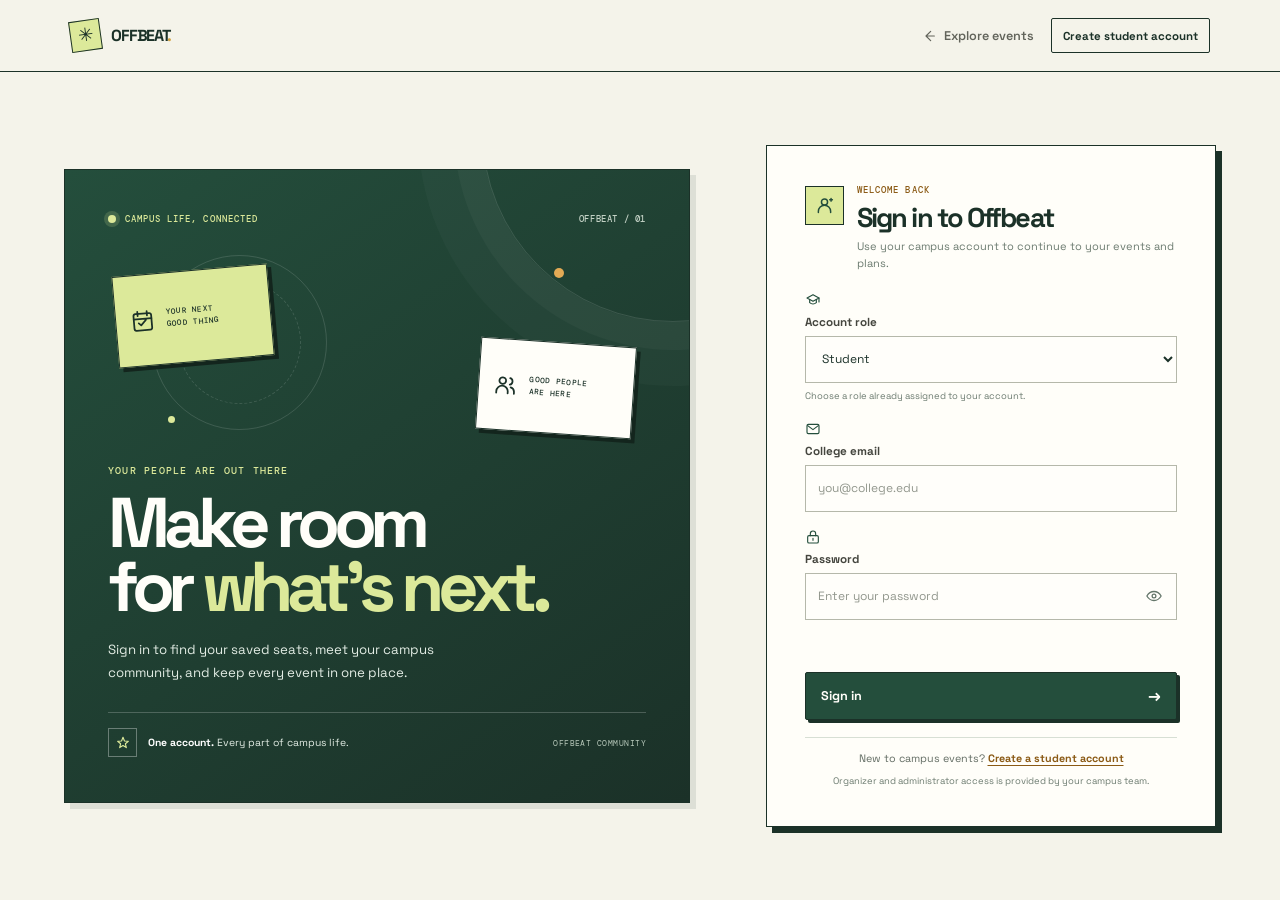
<file: frontend/login.html>
<!doctype html>
<html lang="en">
<head>
  <meta charset="utf-8">
  <meta name="viewport" content="width=device-width, initial-scale=1">
  <meta name="theme-color" content="#f4f3ea">
  <title>Sign in · Offbeat</title>
  <link rel="stylesheet" href="css/styles.css">
</head>
<body class="auth-page auth-login-page">
  <header class="site-header auth-header">
    <a class="brand" href="/events" aria-label="Offbeat home">
      <span class="brand-mark" aria-hidden="true">✳</span>
      <span class="brand-name">OFFBEAT<span class="brand-period">.</span></span>
    </a>
    <nav class="auth-header-nav" aria-label="Account navigation">
      <a class="nav-link" href="/events">
        <svg viewBox="0 0 24 24" aria-hidden="true"><path d="M14.5 5 7.5 12l7 7M8 12h12"/></svg>
        Explore events
      </a>
      <a class="button button-outline button-small" href="/register">Create student account</a>
    </nav>
  </header>
  <main class="auth-layout">
    <section class="auth-story" aria-labelledby="loginStoryHeading">
      <div class="auth-story-top">
        <p class="auth-story-kicker"><span class="auth-story-pulse"></span> CAMPUS LIFE, CONNECTED</p>
        <span class="auth-story-number">OFFBEAT / 01</span>
      </div>
      <div class="auth-story-content">
        <div class="auth-story-art" aria-hidden="true">
          <div class="auth-art-orbit auth-art-orbit-one"></div>
          <div class="auth-art-orbit auth-art-orbit-two"></div>
          <div class="auth-art-card auth-art-calendar">
            <svg viewBox="0 0 24 24"><rect x="3.5" y="5" width="17" height="16" rx="2"/><path d="M7.5 3v4M16.5 3v4M3.5 10h17M8 14l2.2 2.2 5-5"/></svg>
            <span>YOUR NEXT<br>GOOD THING</span>
          </div>
          <div class="auth-art-card auth-art-people">
            <svg viewBox="0 0 24 24"><circle cx="9" cy="8" r="3.2"/><path d="M3.5 20v-1.6a5.5 5.5 0 0 1 11 0V20M16 5.2a3.2 3.2 0 0 1 0 6.2M17 14a4.6 4.6 0 0 1 3.5 4.4V20"/></svg>
            <span>GOOD PEOPLE<br>ARE HERE</span>
          </div>
          <div class="auth-art-dot auth-art-dot-one"></div>
          <div class="auth-art-dot auth-art-dot-two"></div>
        </div>
        <p class="eyebrow auth-story-eyebrow">YOUR PEOPLE ARE OUT THERE</p>
        <h1 id="loginStoryHeading">Make room<br>for <span>what’s next.</span></h1>
        <p class="auth-story-description">Sign in to find your saved seats, meet your campus community, and keep every event in one place.</p>
      </div>
      <div class="auth-story-footer">
        <span class="auth-footer-icon" aria-hidden="true">
          <svg viewBox="0 0 24 24"><path d="M12 3.5 14.2 9l5.8.4-4.4 3.8 1.4 5.7-5-3.1-5 3.1 1.4-5.7L4 9.4 9.8 9 12 3.5Z"/></svg>
        </span>
        <span><strong>One account.</strong> Every part of campus life.</span>
        <span class="auth-story-footer-mark">OFFBEAT COMMUNITY</span>
      </div>
    </section>
    <form class="auth-card" id="loginForm">
      <div class="auth-heading">
        <span class="auth-heading-icon" aria-hidden="true">
          <svg viewBox="0 0 24 24"><circle cx="12" cy="8" r="3.5"/><path d="M5 20v-1.4a7 7 0 0 1 14 0V20M18 5.5h3M19.5 4v3"/></svg>
        </span>
        <p class="eyebrow">WELCOME BACK</p>
        <h2>Sign in to Offbeat</h2>
        <p>Use your campus account to continue to your events and plans.</p>
      </div>
      <div class="auth-field">
        <label class="auth-label" for="loginRole">
          <svg viewBox="0 0 24 24" aria-hidden="true"><path d="m3 9 9-5 9 5-9 5-9-5Z"/><path d="M7 11.2V16c2.8 2.4 7.2 2.4 10 0v-4.8M21 9v6"/></svg>
          Account role
        </label>
        <select name="loginRole" id="loginRole" class="auth-select" aria-describedby="loginRoleHint">
          <option value="ROLE_STUDENT">Student</option>
          <option value="ROLE_ORGANIZER">Event organizer</option>
          <option value="ROLE_ADMIN">Administrator</option>
        </select>
        <span class="auth-hint" id="loginRoleHint">Choose a role already assigned to your account.</span>
      </div>
      <div class="auth-field">
        <label class="auth-label" for="loginEmail">
          <svg viewBox="0 0 24 24" aria-hidden="true"><rect x="3" y="5" width="18" height="14" rx="2"/><path d="m4 7 8 6 8-6"/></svg>
          College email
        </label>
        <span class="auth-input-wrap">
          <input id="loginEmail" name="email" type="email" autocomplete="email" placeholder="you@college.edu" required>
        </span>
      </div>
      <div class="auth-field">
        <label class="auth-label" for="loginPassword">
          <svg viewBox="0 0 24 24" aria-hidden="true"><rect x="4" y="10" width="16" height="11" rx="2"/><path d="M8 10V7a4 4 0 1 1 8 0v3M12 14v3"/></svg>
          Password
        </label>
        <span class="auth-input-wrap auth-password-wrap">
          <input id="loginPassword" name="password" type="password" autocomplete="current-password" placeholder="Enter your password" required>
          <button class="auth-password-toggle" type="button" data-password-toggle aria-label="Show password" aria-pressed="false" aria-controls="loginPassword">
            <svg viewBox="0 0 24 24" aria-hidden="true"><path d="M2.5 12s3.4-6 9.5-6 9.5 6 9.5 6-3.4 6-9.5 6-9.5-6-9.5-6Z"/><circle cx="12" cy="12" r="2.5"/></svg>
          </button>
        </span>
      </div>
      <p class="form-message" id="message" role="alert" aria-live="polite"></p>
      <button class="button button-primary auth-submit" type="submit"><span>Sign in</span><span class="auth-submit-arrow" aria-hidden="true">→</span></button>
      <div class="auth-form-footer">
        <p class="auth-switch">New to campus events? <a href="/register">Create a student account</a></p>
        <p class="auth-access-note">Organizer and administrator access is provided by your campus team.</p>
      </div>
    </form>
  </main>
  <script src="js/config.js"></script>
  <script src="js/session.js"></script>
  <script src="js/auth.js"></script>
</body>
</html>
</file>
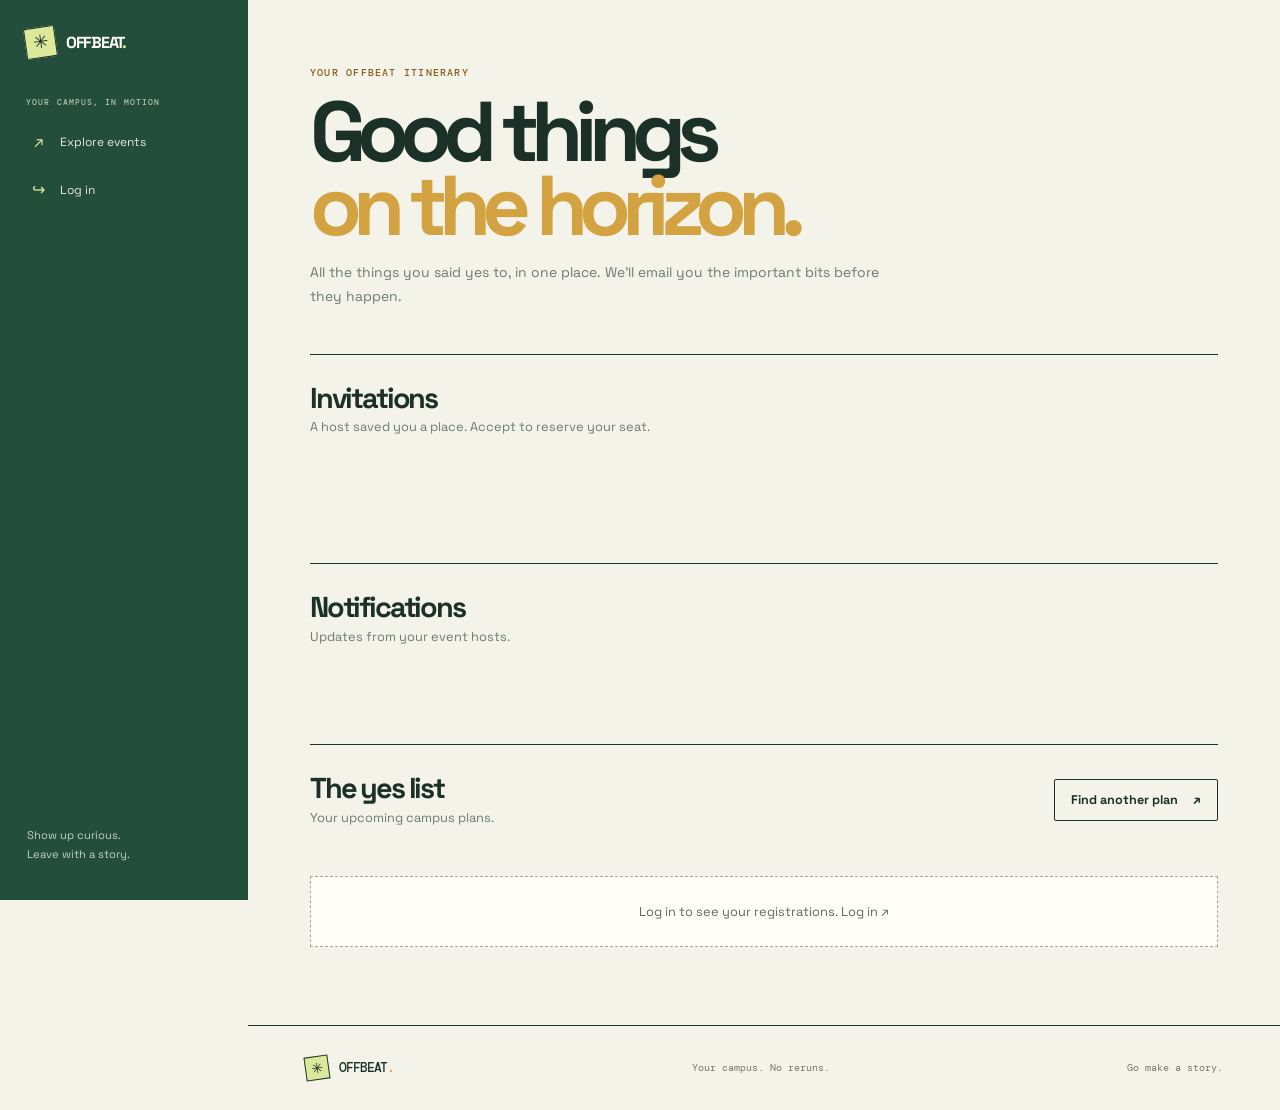
<file: frontend/my-events.html>
<!doctype html>
<html lang="en">
<head>
  <meta charset="utf-8">
  <meta name="viewport" content="width=device-width, initial-scale=1">
  <title>My plans · Offbeat</title>
  <link rel="stylesheet" href="css/styles.css">
</head>
<body class="dashboard-page">
  <div class="dashboard-shell">
    <aside class="app-sidebar" id="dashboardSidebar" aria-label="Main sidebar">
      <a class="brand sidebar-brand" href="/events"><span class="brand-mark" aria-hidden="true">✳</span><span class="brand-name">OFFBEAT<span class="brand-period">.</span></span></a>
      <p class="sidebar-caption">YOUR CAMPUS, IN MOTION</p>
      <nav class="sidebar-nav" aria-label="Main navigation">
        <a class="sidebar-link" id="sidebarDashboardLink" href="/dashboard" hidden><span aria-hidden="true">▦</span>Dashboard</a>
        <a class="sidebar-link" id="sidebarEventsLink" href="/events#events"><span aria-hidden="true">↗</span>Explore events</a>
        <a class="sidebar-link active" id="sidebarPlansLink" href="/my-events" aria-current="page"><span aria-hidden="true">▤</span>My plans</a>
        <a class="sidebar-link" id="sidebarHostLink" href="/organizer" hidden><span aria-hidden="true">✳</span>Host desk</a>
        <a class="sidebar-link" id="adminStudentsLink" href="/admin/students" hidden><span aria-hidden="true">♙</span>Student directory</a>
        <a class="sidebar-link" id="sidebarLoginLink" href="/login"><span aria-hidden="true">↪</span>Log in</a>
      </nav>
      <div class="sidebar-bottom">
        <p class="sidebar-footnote">Show up curious.<br>Leave with a story.</p>
        <button class="sidebar-logout" id="logout" type="button" hidden><span aria-hidden="true">↪</span>Log out</button>
      </div>
    </aside>
    <button class="sidebar-backdrop" id="sidebarBackdrop" type="button" aria-label="Close navigation" hidden></button>
    <div class="dashboard-workspace">
      <header class="dashboard-topbar">
        <button class="sidebar-toggle" id="sidebarToggle" type="button" aria-label="Open navigation" aria-expanded="false"><span></span><span></span><span></span></button>
        <div class="dashboard-notification-wrap" data-notification-center hidden>
          <button class="notification-toggle" type="button" aria-expanded="false" aria-label="Open notifications"><svg viewBox="0 0 24 24" aria-hidden="true"><path d="M18 9a6 6 0 0 0-12 0c0 7-3 7-3 9h18c0-2-3-2-3-9M10 21h4"/></svg><span class="notification-count" hidden></span></button>
          <section class="dashboard-notifications" aria-label="Notifications" hidden><div class="notification-panel-heading"><div><p class="eyebrow">YOUR OFFBEAT INBOX</p><h2>Notifications</h2></div><button class="notification-refresh" type="button" aria-label="Refresh notifications">↻</button></div><p class="status-message notification-panel-message" role="status" aria-live="polite"></p><div class="notification-panel-section"><h3>INVITATIONS</h3><div class="dashboard-invitation-list"></div></div><div class="notification-panel-section"><h3>UPDATES</h3><div class="dashboard-notification-list"></div></div></section>
        </div>
        <div class="profile-menu-wrap" id="profileMenuWrap" hidden>
          <button class="topbar-profile" id="profileMenuToggle" type="button" aria-expanded="false" aria-controls="profileMenu" aria-label="Open profile details">
            <span class="profile-avatar" id="profileAvatar" aria-hidden="true">O</span><span class="profile-details"><strong id="profileName">Your profile</strong><span id="profileEmail"></span></span><span class="profile-role-chip" id="profileRole"></span><span class="profile-chevron" aria-hidden="true"></span>
          </button>
          <section class="profile-menu" id="profileMenu" aria-label="Profile details" hidden>
            <p class="profile-menu-heading">ACCOUNT DETAILS</p><div class="profile-menu-person"><span class="profile-avatar" id="profileMenuAvatar" aria-hidden="true">O</span><strong id="profileMenuName">Your profile</strong></div><div class="profile-menu-field"><span>Email</span><strong id="profileMenuEmail"></strong></div><div class="profile-menu-field"><span>Active role</span><strong id="profileMenuRole"></strong></div><button class="profile-menu-logout" id="profileLogout" type="button"><span aria-hidden="true">↪</span>Log out</button>
          </section>
        </div>
      </header>
  <main class="dashboard-wrap">
    <section class="page-intro"><p class="eyebrow">YOUR OFFBEAT ITINERARY</p><h1>Good things<br><span>on the horizon.</span></h1><p>All the things you said yes to, in one place. We’ll email you the important bits before they happen.</p></section>
    <section class="registration-section">
      <div class="section-heading compact"><div><h2>Invitations</h2><p class="section-subtitle">A host saved you a place. Accept to reserve your seat.</p></div></div>
      <p class="status-message" id="invitationMessage" role="status" aria-live="polite"></p>
      <div id="invitations" class="registration-list" aria-live="polite"></div>
    </section>
    <section class="registration-section">
      <div class="section-heading compact"><div><h2>Notifications</h2><p class="section-subtitle">Updates from your event hosts.</p></div></div>
      <div id="studentNotifications" class="notification-list" aria-live="polite"></div>
    </section>
    <section class="registration-section"><div class="section-heading compact"><div><h2>The yes list</h2><p class="section-subtitle">Your upcoming campus plans.</p></div><a class="button button-outline" href="/events#events">Find another plan <span aria-hidden="true">↗</span></a></div><p class="status-message" id="message" role="status" aria-live="polite"></p><div id="registrations" class="registration-list" aria-live="polite"></div></section>
  </main>
  <footer class="site-footer"><a class="brand footer-brand" href="/events"><span class="brand-mark" aria-hidden="true">✳</span><span class="brand-name">OFFBEAT<span class="brand-period">.</span></span></a><p>Your campus. No reruns.</p><span>Go make a story.</span></footer>
    </div>
  </div>
  <script src="js/config.js"></script>
  <script src="js/session.js"></script>
  <script src="js/app-shell.js"></script>
  <script src="js/notifications.js"></script>
  <script src="js/app.js"></script>
</body>
</html>
</file>
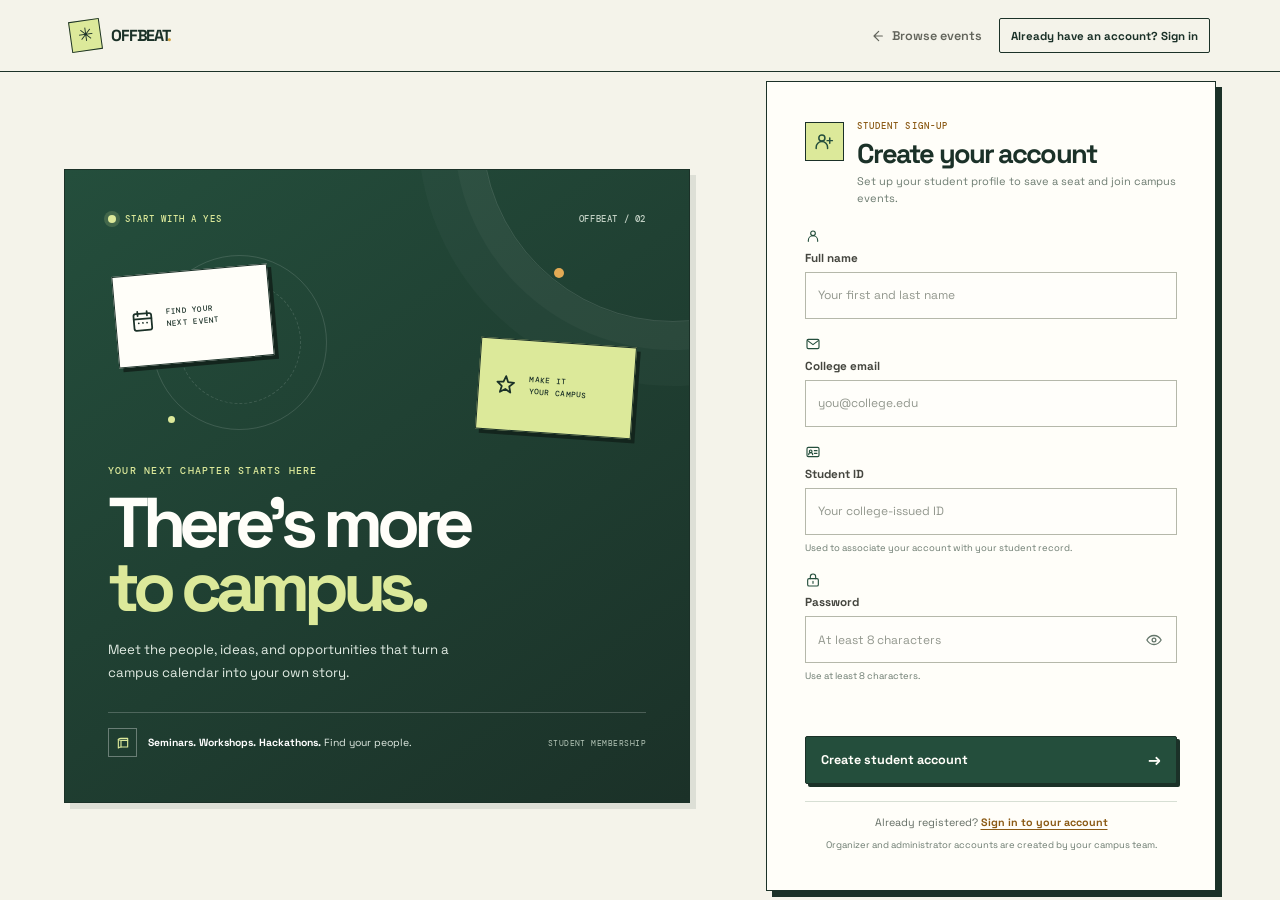
<file: frontend/register.html>
<!doctype html>
<html lang="en">
<head>
  <meta charset="utf-8">
  <meta name="viewport" content="width=device-width, initial-scale=1">
  <meta name="theme-color" content="#f4f3ea">
  <title>Create a student account · Offbeat</title>
  <link rel="stylesheet" href="css/styles.css">
</head>
<body class="auth-page auth-register-page">
  <header class="site-header auth-header">
    <a class="brand" href="/events" aria-label="Offbeat home">
      <span class="brand-mark" aria-hidden="true">✳</span>
      <span class="brand-name">OFFBEAT<span class="brand-period">.</span></span>
    </a>
    <nav class="auth-header-nav" aria-label="Account navigation">
      <a class="nav-link" href="/events">
        <svg viewBox="0 0 24 24" aria-hidden="true"><path d="M14.5 5 7.5 12l7 7M8 12h12"/></svg>
        Browse events
      </a>
      <a class="button button-outline button-small" href="/login">Already have an account? Sign in</a>
    </nav>
  </header>
  <main class="auth-layout">
    <section class="auth-story" aria-labelledby="registerStoryHeading">
      <div class="auth-story-top">
        <p class="auth-story-kicker"><span class="auth-story-pulse"></span> START WITH A YES</p>
        <span class="auth-story-number">OFFBEAT / 02</span>
      </div>
      <div class="auth-story-content">
        <div class="auth-story-art auth-story-art-register" aria-hidden="true">
          <div class="auth-art-orbit auth-art-orbit-one"></div>
          <div class="auth-art-orbit auth-art-orbit-two"></div>
          <div class="auth-art-card auth-art-calendar">
            <svg viewBox="0 0 24 24"><rect x="3.5" y="5" width="17" height="16" rx="2"/><path d="M7.5 3v4M16.5 3v4M3.5 10h17M8 14h.01M12 14h.01M16 14h.01"/></svg>
            <span>FIND YOUR<br>NEXT EVENT</span>
          </div>
          <div class="auth-art-card auth-art-people">
            <svg viewBox="0 0 24 24"><path d="M12 3.5 14.2 9l5.8.4-4.4 3.8 1.4 5.7-5-3.1-5 3.1 1.4-5.7L4 9.4 9.8 9 12 3.5Z"/></svg>
            <span>MAKE IT<br>YOUR CAMPUS</span>
          </div>
          <div class="auth-art-dot auth-art-dot-one"></div>
          <div class="auth-art-dot auth-art-dot-two"></div>
        </div>
        <p class="eyebrow auth-story-eyebrow">YOUR NEXT CHAPTER STARTS HERE</p>
        <h1 id="registerStoryHeading">There’s more<br><span>to campus.</span></h1>
        <p class="auth-story-description">Meet the people, ideas, and opportunities that turn a campus calendar into your own story.</p>
      </div>
      <div class="auth-story-footer">
        <span class="auth-footer-icon" aria-hidden="true">
          <svg viewBox="0 0 24 24"><path d="M5 19.5c1.2-1.1 2.5-1.5 4-1.5h10V5H9c-1.5 0-2.8.4-4 1.5v13Z"/><path d="M5 6.5c1.2 1.1 2.5 1.5 4 1.5h10M9 8v10"/></svg>
        </span>
        <span><strong>Seminars. Workshops. Hackathons.</strong> Find your people.</span>
        <span class="auth-story-footer-mark">STUDENT MEMBERSHIP</span>
      </div>
    </section>
    <form class="auth-card" id="registerForm">
      <div class="auth-heading">
        <span class="auth-heading-icon" aria-hidden="true">
          <svg viewBox="0 0 24 24"><circle cx="9" cy="8" r="3.5"/><path d="M2.5 20v-1.4a6.5 6.5 0 0 1 13 0V20M18 8v6M15 11h6"/></svg>
        </span>
        <p class="eyebrow">STUDENT SIGN-UP</p>
        <h2>Create your account</h2>
        <p>Set up your student profile to save a seat and join campus events.</p>
      </div>
      <div class="auth-field">
        <label class="auth-label" for="registerName">
          <svg viewBox="0 0 24 24" aria-hidden="true"><circle cx="12" cy="8" r="3.5"/><path d="M5 20v-1.4a7 7 0 0 1 14 0V20"/></svg>
          Full name
        </label>
        <span class="auth-input-wrap">
          <input id="registerName" name="fullName" autocomplete="name" placeholder="Your first and last name" maxlength="150" required>
        </span>
      </div>
      <div class="auth-field">
        <label class="auth-label" for="registerEmail">
          <svg viewBox="0 0 24 24" aria-hidden="true"><rect x="3" y="5" width="18" height="14" rx="2"/><path d="m4 7 8 6 8-6"/></svg>
          College email
        </label>
        <span class="auth-input-wrap">
          <input id="registerEmail" name="email" type="email" autocomplete="email" placeholder="you@college.edu" required>
        </span>
      </div>
      <div class="auth-field">
        <label class="auth-label" for="registerStudentNumber">
          <svg viewBox="0 0 24 24" aria-hidden="true"><rect x="3" y="5" width="18" height="14" rx="2"/><circle cx="8.5" cy="11" r="2"/><path d="M5.5 16a3 3 0 0 1 6 0M14 10h4M14 14h4"/></svg>
          Student ID
        </label>
        <span class="auth-input-wrap">
          <input id="registerStudentNumber" name="studentNumber" autocomplete="off" placeholder="Your college-issued ID" maxlength="40" required aria-describedby="studentIdHint">
        </span>
        <span class="auth-hint" id="studentIdHint">Used to associate your account with your student record.</span>
      </div>
      <div class="auth-field">
        <label class="auth-label" for="registerPassword">
          <svg viewBox="0 0 24 24" aria-hidden="true"><rect x="4" y="10" width="16" height="11" rx="2"/><path d="M8 10V7a4 4 0 1 1 8 0v3M12 14v3"/></svg>
          Password
        </label>
        <span class="auth-input-wrap auth-password-wrap">
          <input id="registerPassword" name="password" type="password" autocomplete="new-password" placeholder="At least 8 characters" minlength="8" maxlength="72" required aria-describedby="passwordHint">
          <button class="auth-password-toggle" type="button" data-password-toggle aria-label="Show password" aria-pressed="false" aria-controls="registerPassword">
            <svg viewBox="0 0 24 24" aria-hidden="true"><path d="M2.5 12s3.4-6 9.5-6 9.5 6 9.5 6-3.4 6-9.5 6-9.5-6-9.5-6Z"/><circle cx="12" cy="12" r="2.5"/></svg>
          </button>
        </span>
        <span class="auth-hint" id="passwordHint">Use at least 8 characters.</span>
      </div>
      <p class="form-message" id="message" role="alert" aria-live="polite"></p>
      <button class="button button-primary auth-submit" type="submit"><span>Create student account</span><span class="auth-submit-arrow" aria-hidden="true">→</span></button>
      <div class="auth-form-footer">
        <p class="auth-switch">Already registered? <a href="/login">Sign in to your account</a></p>
        <p class="auth-access-note">Organizer and administrator accounts are created by your campus team.</p>
      </div>
    </form>
  </main>
  <script src="js/config.js"></script>
  <script src="js/session.js"></script>
  <script src="js/auth.js"></script>
</body>
</html>
</file>
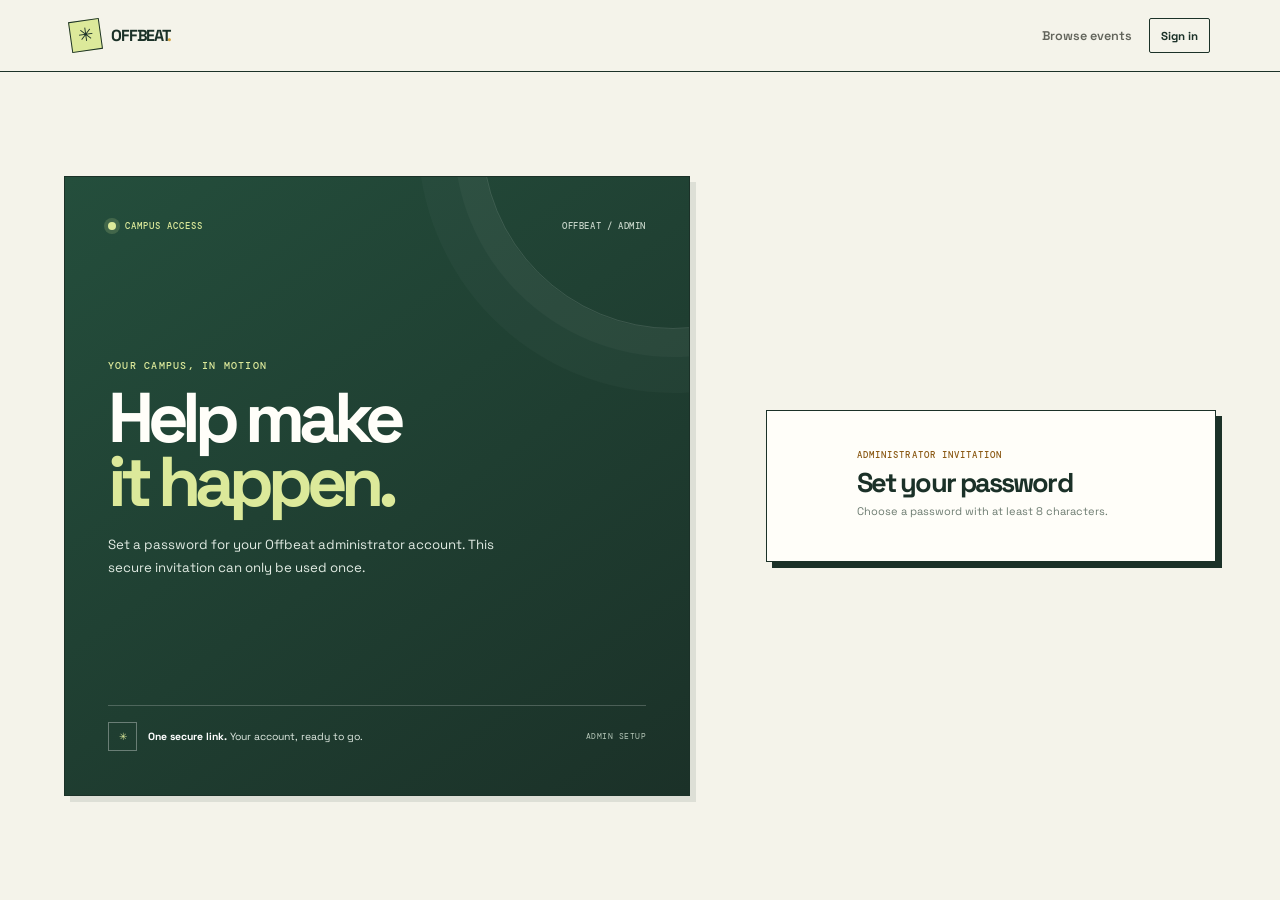
<file: frontend/set-password.html>
<!doctype html>
<html lang="en">
<head>
  <meta charset="utf-8">
  <meta name="viewport" content="width=device-width, initial-scale=1">
  <meta name="theme-color" content="#f4f3ea">
  <title>Set administrator password · Offbeat</title>
  <link rel="stylesheet" href="css/styles.css">
</head>
<body class="auth-page auth-verify-page">
  <header class="site-header auth-header">
    <a class="brand" href="/events" aria-label="Offbeat home">
      <span class="brand-mark" aria-hidden="true">✳</span>
      <span class="brand-name">OFFBEAT<span class="brand-period">.</span></span>
    </a>
    <nav class="auth-header-nav" aria-label="Account navigation">
      <a class="nav-link" href="/events">Browse events</a>
      <a class="button button-outline button-small" href="/login">Sign in</a>
    </nav>
  </header>
  <main class="auth-layout">
    <section class="auth-story" aria-labelledby="setupStoryHeading">
      <div class="auth-story-top">
        <p class="auth-story-kicker"><span class="auth-story-pulse"></span> CAMPUS ACCESS</p>
        <span class="auth-story-number">OFFBEAT / ADMIN</span>
      </div>
      <div class="auth-story-content">
        <p class="eyebrow auth-story-eyebrow">YOUR CAMPUS, IN MOTION</p>
        <h1 id="setupStoryHeading">Help make<br><span>it happen.</span></h1>
        <p class="auth-story-description">Set a password for your Offbeat administrator account. This secure invitation can only be used once.</p>
      </div>
      <div class="auth-story-footer">
        <span class="auth-footer-icon" aria-hidden="true">✳</span>
        <span><strong>One secure link.</strong> Your account, ready to go.</span>
        <span class="auth-story-footer-mark">ADMIN SETUP</span>
      </div>
    </section>
    <section class="auth-card" aria-labelledby="setupHeading">
      <div class="auth-heading">
        <p class="eyebrow">ADMINISTRATOR INVITATION</p>
        <h2 id="setupHeading">Set your password</h2>
        <p>Choose a password with at least 8 characters.</p>
      </div>
      <form id="adminSetupForm">
        <div class="auth-field">
          <label class="auth-label" for="adminPassword">New password</label>
          <span class="auth-input-wrap">
            <input id="adminPassword" type="password" autocomplete="new-password" minlength="8" maxlength="72" required>
          </span>
        </div>
        <div class="auth-field">
          <label class="auth-label" for="adminPasswordConfirm">Confirm password</label>
          <span class="auth-input-wrap">
            <input id="adminPasswordConfirm" type="password" autocomplete="new-password" minlength="8" maxlength="72" required>
          </span>
        </div>
        <p class="form-message" id="adminSetupMessage" role="status" aria-live="polite"></p>
        <button class="button button-primary auth-submit" type="submit">Save password <span aria-hidden="true">→</span></button>
      </form>
      <p class="auth-switch" id="adminSetupSuccess" hidden>Your administrator account is ready. <a href="/login">Sign in now</a></p>
    </section>
  </main>
  <script src="js/config.js"></script>
  <script src="js/admin-invitation.js"></script>
</body>
</html>
</file>
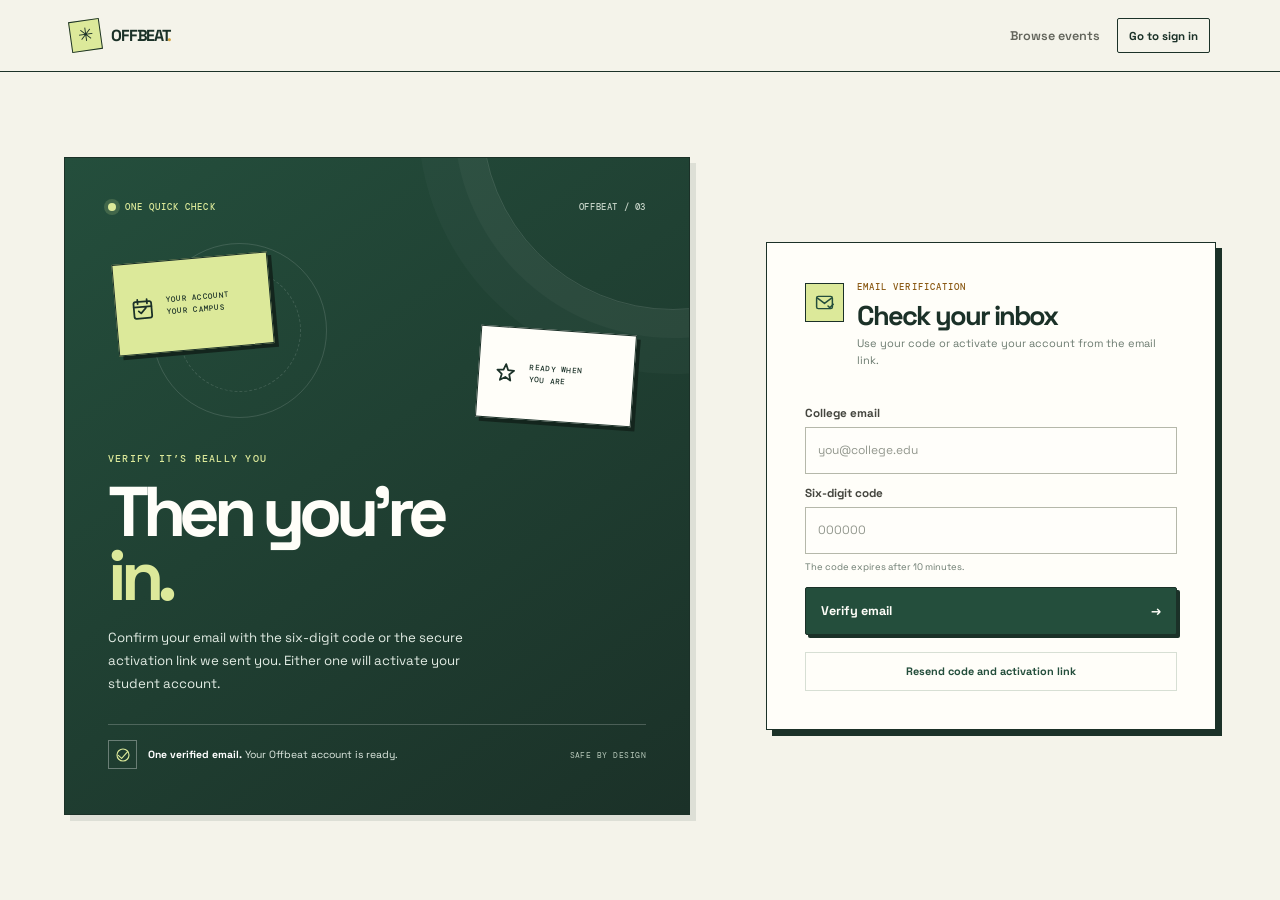
<file: frontend/verify-email.html>
<!doctype html>
<html lang="en">
<head>
  <meta charset="utf-8">
  <meta name="viewport" content="width=device-width, initial-scale=1">
  <meta name="theme-color" content="#f4f3ea">
  <title>Verify your email · Offbeat</title>
  <link rel="stylesheet" href="css/styles.css">
</head>
<body class="auth-page auth-verify-page">
  <header class="site-header auth-header">
    <a class="brand" href="/events" aria-label="Offbeat home">
      <span class="brand-mark" aria-hidden="true">✳</span>
      <span class="brand-name">OFFBEAT<span class="brand-period">.</span></span>
    </a>
    <nav class="auth-header-nav" aria-label="Account navigation">
      <a class="nav-link" href="/events">Browse events</a>
      <a class="button button-outline button-small" href="/login">Go to sign in</a>
    </nav>
  </header>
  <main class="auth-layout">
    <section class="auth-story" aria-labelledby="verifyStoryHeading">
      <div class="auth-story-top">
        <p class="auth-story-kicker"><span class="auth-story-pulse"></span> ONE QUICK CHECK</p>
        <span class="auth-story-number">OFFBEAT / 03</span>
      </div>
      <div class="auth-story-content">
        <div class="auth-story-art" aria-hidden="true">
          <div class="auth-art-orbit auth-art-orbit-one"></div>
          <div class="auth-art-orbit auth-art-orbit-two"></div>
          <div class="auth-art-card auth-art-calendar">
            <svg viewBox="0 0 24 24"><rect x="3.5" y="5" width="17" height="16" rx="2"/><path d="M7.5 3v4M16.5 3v4M3.5 10h17M8 14l2.2 2.2 5-5"/></svg>
            <span>YOUR ACCOUNT<br>YOUR CAMPUS</span>
          </div>
          <div class="auth-art-card auth-art-people">
            <svg viewBox="0 0 24 24"><path d="m12 3.5 2.2 5.5 5.8.4-4.4 3.8 1.4 5.7-5-3.1-5 3.1 1.4-5.7L4 9.4 9.8 9 12 3.5Z"/></svg>
            <span>READY WHEN<br>YOU ARE</span>
          </div>
        </div>
        <p class="eyebrow auth-story-eyebrow">VERIFY IT’S REALLY YOU</p>
        <h1 id="verifyStoryHeading">Then you’re<br><span>in.</span></h1>
        <p class="auth-story-description">Confirm your email with the six-digit code or the secure activation link we sent you. Either one will activate your student account.</p>
      </div>
      <div class="auth-story-footer">
        <span class="auth-footer-icon" aria-hidden="true">
          <svg viewBox="0 0 24 24"><path d="M5 12.5 10 17l9-10"/><circle cx="12" cy="12" r="9"/></svg>
        </span>
        <span><strong>One verified email.</strong> Your Offbeat account is ready.</span>
        <span class="auth-story-footer-mark">SAFE BY DESIGN</span>
      </div>
    </section>
    <section class="auth-card verification-card" aria-labelledby="verificationHeading">
      <div class="auth-heading">
        <span class="auth-heading-icon" aria-hidden="true">
          <svg viewBox="0 0 24 24"><rect x="3" y="5" width="18" height="14" rx="2"/><path d="m4 7 8 6 8-6M16 16l2 2 4-4"/></svg>
        </span>
        <p class="eyebrow">EMAIL VERIFICATION</p>
        <h2 id="verificationHeading">Check your inbox</h2>
        <p>Use your code or activate your account from the email link.</p>
      </div>
      <p class="form-message verification-message" id="verificationMessage" role="status" aria-live="polite"></p>
      <div class="verification-link" id="activationLinkSection" hidden>
        <p class="auth-hint">A secure activation link is ready for this account.</p>
        <button class="button button-primary auth-submit" id="activateLinkButton" type="button">Activate account <span aria-hidden="true">→</span></button>
      </div>
      <form id="otpForm" class="verification-form">
        <div class="auth-field">
          <label class="auth-label" for="verificationEmail">College email</label>
          <span class="auth-input-wrap">
            <input id="verificationEmail" type="email" autocomplete="email" placeholder="you@college.edu" required>
          </span>
        </div>
        <div class="auth-field">
          <label class="auth-label" for="verificationOtp">Six-digit code</label>
          <span class="auth-input-wrap">
            <input id="verificationOtp" type="text" inputmode="numeric" autocomplete="one-time-code" pattern="[0-9]{6}" maxlength="6" placeholder="000000" required>
          </span>
          <span class="auth-hint">The code expires after 10 minutes.</span>
        </div>
        <button class="button button-primary auth-submit" type="submit">Verify email <span aria-hidden="true">→</span></button>
      </form>
      <button class="verification-resend" id="resendVerification" type="button">Resend code and activation link</button>
      <p class="auth-switch verification-success" id="verificationSuccess" hidden>Email verified. <a href="/login">Sign in to your account</a></p>
    </section>
  </main>
  <script src="js/config.js"></script>
  <script src="js/session.js"></script>
  <script src="js/email-verification.js"></script>
</body>
</html>
</file>
<file: frontend/css/styles.css>
@import url('https://fonts.googleapis.com/css2?family=DM+Mono:wght@400;500&family=Space+Grotesk:wght@400;500;600;700&display=swap');

:root {
  font-family: "Space Grotesk", sans-serif;
  color: #1b3128;
  background: #f4f3ea;
  font-synthesis: none;
  text-rendering: optimizeLegibility;
  --paper: #f4f3ea;
  --card: #fffef9;
  --ink: #1b3128;
  --muted: #6c7b70;
  --line: #d7dfd4;
  --orange: #d3a342;
  --orange-dark: #8b5a15;
  --blue: #244e3c;
  --yellow: #dce99a;
  --mono: "DM Mono", monospace;
}

* { box-sizing: border-box; }
html { scroll-behavior: smooth; }
body { margin: 0; min-width: 320px; }
a { color: inherit; text-decoration: none; }
button, input, select, textarea { font: inherit; }
button { cursor: pointer; }
[hidden] { display: none !important; }
h1, h2, h3, p { margin-top: 0; }

.site-header {
  min-height: 76px;
  padding: 0 max(calc((100vw - 1200px) / 2), 5.5%);
  display: flex;
  align-items: center;
  justify-content: space-between;
  gap: 20px;
  background: var(--paper);
  border-bottom: 1px solid var(--ink);
  position: sticky;
  top: 0;
  z-index: 5;
}
.brand { display: inline-flex; align-items: center; gap: 10px; flex-shrink: 0; }
.brand-mark {
  width: 31px;
  height: 31px;
  display: grid;
  place-items: center;
  color: var(--ink);
  background: var(--yellow);
  border: 1px solid var(--ink);
  font-size: 1.15rem;
  line-height: 1;
  transform: rotate(-8deg);
}
.brand-name { font-size: 1rem; font-weight: 700; letter-spacing: -.08em; }
.brand-period { color: var(--orange); }
.main-nav { display: flex; align-items: center; gap: 25px; }
.nav-link {
  color: #62645b;
  font-size: .79rem;
  font-weight: 600;
  transition: color .18s;
}
.nav-link:hover, .nav-link.active { color: var(--orange-dark); }
.button {
  min-height: 42px;
  display: inline-flex;
  align-items: center;
  justify-content: center;
  gap: 15px;
  padding: 11px 16px;
  border: 1px solid var(--ink);
  border-radius: 2px;
  font-size: .79rem;
  font-weight: 700;
  transition: transform .18s, background .18s, color .18s;
}
.button:hover { transform: translate(-2px, -2px); }
.button:disabled { opacity: .56; cursor: not-allowed; transform: none; }
.button-primary { background: var(--blue); color: #fffef9; box-shadow: 3px 3px 0 var(--ink); }
.button-primary:hover { background: #183a2c; }
.button-outline { background: transparent; color: var(--ink); }
.button-outline:hover { background: var(--yellow); }
.button-quiet { border-color: transparent; background: transparent; color: var(--ink); }
.button-quiet:hover { background: var(--yellow); }
.button-small { min-height: 35px; padding: 8px 11px; font-size: .72rem; }

.hero {
  width: min(1200px, 89%);
  min-height: 585px;
  margin: 0 auto;
  padding: 69px 0 74px;
  display: grid;
  grid-template-columns: 1.03fr .97fr;
  align-items: center;
  gap: 4%;
}
.hero-copy { padding: 0 0 0 3%; }
.eyebrow {
  margin-bottom: 16px;
  color: var(--orange-dark);
  font: 500 .64rem/1.5 var(--mono);
  letter-spacing: .12em;
}
.eyebrow-dot { width: 8px; height: 8px; display: inline-block; margin: 0 8px 0 0; background: var(--orange); }
.hero h1, .auth-story h1, .page-intro h1 {
  margin: 0 0 23px;
  font-size: clamp(3.8rem, 7.4vw, 6.4rem);
  font-weight: 700;
  line-height: .87;
  letter-spacing: -.105em;
}
.hero h1 span { color: var(--orange-dark); }
.hero-description {
  max-width: 440px;
  margin-bottom: 28px;
  color: var(--muted);
  font-size: .94rem;
  line-height: 1.8;
}
.hero-cta { min-height: 49px; padding: 13px 18px; }
.hero-note { display: flex; align-items: center; gap: 10px; margin-top: 34px; color: #6f7067; font-size: .72rem; }
.hero-note-star { color: var(--blue); font-size: 1.3rem; }

.hero-art {
  min-height: 420px;
  position: relative;
  overflow: hidden;
  display: grid;
  place-items: center;
  background: #e7ecdf;
  border: 1px solid var(--ink);
}
.hero-art::before {
  content: "";
  width: 430px;
  height: 430px;
  position: absolute;
  top: -225px;
  right: -205px;
  border: 1px solid #20231e50;
  border-radius: 50%;
}
.hero-art::after {
  content: "";
  width: 310px;
  height: 310px;
  position: absolute;
  bottom: -218px;
  left: -137px;
  border: 1px solid #20231e50;
  border-radius: 50%;
}
.poster {
  width: 220px;
  height: 282px;
  position: absolute;
  display: flex;
  flex-direction: column;
  justify-content: space-between;
  padding: 19px;
  border: 1px solid var(--ink);
  box-shadow: 5px 5px 0 var(--ink);
}
.poster-yellow { z-index: 1; left: 13%; top: 14%; background: var(--yellow); transform: rotate(-9deg); }
.poster-blue { z-index: 2; right: 12%; bottom: 12%; color: #fffdf7; background: var(--blue); transform: rotate(7deg); }
.poster-index, .poster-foot { font: 500 .53rem var(--mono); letter-spacing: .08em; }
.poster b { font-size: 2.25rem; line-height: .88; letter-spacing: -.1em; }
.poster b i { color: var(--orange-dark); font-style: normal; }
.poster-blue b { font-size: 2.45rem; }
.poster-blue b i { color: var(--yellow); font-style: normal; }
.poster-star { position: absolute; right: 17px; bottom: 45px; color: var(--orange); font-size: 2rem; }
.hero-sticker {
  position: absolute;
  z-index: 3;
  right: 5%;
  top: 8%;
  width: 91px;
  height: 91px;
  display: flex;
  flex-direction: column;
  align-items: center;
  justify-content: center;
  border: 1px solid var(--ink);
  border-radius: 50%;
  background: var(--orange);
  color: var(--ink);
  font: 500 .56rem/1.1 var(--mono);
  text-align: center;
  transform: rotate(10deg);
}
.hero-sticker b { font-size: 1rem; }
.hero-doodle { position: absolute; z-index: 4; color: var(--ink); font-size: 1.8rem; }
.doodle-one { top: 11%; left: 42%; color: var(--orange); }
.doodle-two { bottom: 12%; left: 8%; color: var(--blue); transform: rotate(-15deg); }
.art-caption {
  position: absolute;
  right: 13px;
  bottom: 13px;
  z-index: 4;
  display: flex;
  align-items: center;
  gap: 7px;
  color: #65655d;
  font: 500 .52rem var(--mono);
  letter-spacing: .06em;
}
.caption-line { width: 20px; height: 1px; background: var(--orange); }

.events-section { padding: 77px max(calc((100vw - 1200px) / 2), 5.5%) 92px; background: #e9eee5; border-top: 1px solid var(--ink); }
.section-heading { display: flex; align-items: end; justify-content: space-between; gap: 24px; margin-bottom: 25px; }
.section-heading h2, .auth-heading h2 {
  margin: 0 0 7px;
  font-size: clamp(1.9rem, 3.2vw, 2.75rem);
  line-height: 1;
  letter-spacing: -.08em;
}
.section-heading .eyebrow { margin-bottom: 10px; }
.section-subtitle { margin: 0; color: var(--muted); font-size: .8rem; }
.event-count { color: #66675f; font: 500 .68rem var(--mono); }
.toolbar { display: flex; align-items: center; gap: 9px; margin-bottom: 18px; }
.search-box {
  height: 43px;
  display: flex;
  align-items: center;
  gap: 9px;
  flex: 1;
  min-width: 130px;
  padding: 0 12px;
  border: 1px solid var(--ink);
  background: var(--card);
  color: var(--orange-dark);
}
.search-box > span { font-size: 1.15rem; }
.search-box input { width: 100%; border: 0; outline: 0; background: transparent; color: var(--ink); font-size: .77rem; }
.search-box input::placeholder { color: #96958a; }
.select-wrap select {
  height: 43px;
  padding: 0 30px 0 11px;
  border: 1px solid var(--ink);
  border-radius: 0;
  background: var(--card);
  color: #505148;
  font-size: .7rem;
  outline: 0;
}
.event-grid { display: grid; grid-template-columns: repeat(3, minmax(0, 1fr)); gap: 15px; }
.event-card {
  min-height: 283px;
  display: flex;
  flex-direction: column;
  padding: 18px 19px 15px;
  border: 1px solid var(--ink);
  background: var(--card);
  transition: transform .18s, box-shadow .18s;
}
.event-card:hover { transform: translate(-3px, -3px); box-shadow: 4px 4px 0 var(--ink); }
.event-topline { min-height: 25px; display: flex; align-items: center; justify-content: space-between; gap: 8px; }
.event-category { padding: 5px 8px; background: var(--yellow); color: var(--ink); font: 500 .61rem var(--mono); }
.event-deadline { color: #77776d; font: 400 .59rem var(--mono); }
.event-save { padding: 5px 7px; border: 1px solid transparent; background: transparent; color: var(--blue); font-size: .67rem; font-weight: 700; white-space: nowrap; }
.event-save:hover, .event-save[aria-pressed="true"] { border-color: var(--blue); background: #edf3e9; }
.event-card h3 { margin: 18px 0 8px; font-size: 1.3rem; line-height: 1.05; letter-spacing: -.07em; }
.event-description { margin: 0 0 14px; color: var(--muted); font-size: .75rem; line-height: 1.6; display: -webkit-box; -webkit-line-clamp: 3; -webkit-box-orient: vertical; overflow: hidden; }
.event-meta { display: grid; gap: 7px; margin-top: auto; padding-top: 7px; color: #55564f; font-size: .68rem; }
.meta-item { display: flex; align-items: center; gap: 8px; }
.meta-icon { width: 16px; color: var(--orange-dark); text-align: center; }
.event-footer { display: flex; align-items: center; justify-content: space-between; gap: 8px; margin-top: 14px; padding-top: 11px; border-top: 1px dashed #c9c4b8; }
.event-capacity { color: #77776d; font: 400 .59rem var(--mono); }
.event-footer .button { min-height: 34px; padding: 7px 10px; font-size: .65rem; }
.status-message { min-height: 18px; margin: 0 0 11px; color: #696a61; font-size: .78rem; }
.status-message.error, .form-message { color: #b43127; }
.empty-state { grid-column: 1 / -1; padding: 32px; border: 1px dashed #8b887c; background: var(--card); color: #66675f; font-size: .82rem; text-align: center; }

.dashboard-wrap { width: min(1060px, 88%); margin: 0 auto; }
.page-intro { padding: 65px 0 45px; }
.page-intro h1 { margin-bottom: 16px; font-size: clamp(3.4rem, 6.8vw, 5.3rem); }
.page-intro h1 span { color: var(--orange); }
.page-intro > p:last-child { max-width: 570px; margin: 0; color: var(--muted); font-size: .87rem; line-height: 1.75; }
.registration-section, .managed-events { padding: 29px 0 78px; border-top: 1px solid var(--ink); }
.section-heading.compact { align-items: center; margin-bottom: 21px; }
.section-heading.compact h2 { margin: 0 0 6px; font-size: 1.8rem; letter-spacing: -.075em; }
.section-heading.compact .eyebrow { margin-bottom: 8px; }
.registration-list, .organizer-event-list { display: grid; gap: 11px; }
.registration-card, .organizer-event-card {
  display: grid;
  grid-template-columns: minmax(0, 1fr) auto;
  align-items: center;
  gap: 18px;
  padding: 18px 20px;
  border: 1px solid var(--ink);
  background: var(--card);
}
.registration-details h3, .organizer-event-card h3 { margin: 0 0 7px; font-size: 1.13rem; letter-spacing: -.06em; }
.registration-meta { display: flex; flex-wrap: wrap; gap: 14px; color: #77776d; font: 400 .64rem var(--mono); }
.registration-actions { display: flex; align-items: center; gap: 11px; }
.status-pill { display: inline-flex; padding: 6px 9px; background: var(--yellow); color: var(--ink); font: 500 .6rem var(--mono); }
.status-pill.cancelled { background: #e4ddd4; color: #776a61; }
.status-pill.attended { background: #e3eedb; color: #244e3c; }
.status-pill.pending_approval { background: #f4e3bf; color: #72521f; }
.status-pill.rejected { background: #f4dfdc; color: #8c332b; }
.registration-actions .button { min-height: 32px; padding: 7px 9px; font-size: .65rem; }
.registration-empty { padding: 26px; border: 1px dashed #aaa598; background: var(--card); color: #66675f; font-size: .8rem; text-align: center; }
.notification-list { display: grid; gap: 9px; }
.notification-card { display: grid; grid-template-columns: minmax(0, 1fr) auto; align-items: center; gap: 4px 16px; padding: 14px 17px; border: 1px solid #d5d0c3; background: var(--card); }
.notification-card.unread { border-color: var(--ink); box-shadow: inset 3px 0 var(--orange); }
.notification-card strong { font-size: .82rem; }
.notification-card p { grid-column: 1; margin: 0; color: #66675f; font-size: .75rem; line-height: 1.5; }
.notification-card small { grid-column: 1; color: #77776d; font: 400 .59rem var(--mono); }
.notification-card .button { grid-column: 2; grid-row: 1 / span 3; }
.notification-card.error { color: #b43127; }
.invite-candidate-list { display: grid; max-height: 320px; overflow: auto; margin: 14px 0; border-top: 1px solid #d5d0c3; }
.invite-candidate { display: flex; align-items: center; gap: 12px; padding: 12px 4px; border-bottom: 1px solid #e1ddd2; }
.invite-candidate input { width: 18px; height: 18px; accent-color: var(--blue); }
.invite-candidate span { display: grid; gap: 3px; font-size: .77rem; }
.invite-candidate small { color: #77776d; font: 400 .6rem var(--mono); }

.dashboard-page { min-height: 100vh; background: var(--paper); }
.dashboard-shell { min-height: 100vh; }
.app-sidebar {
  position: fixed;
  inset: 0 auto 0 0;
  z-index: 50;
  width: 248px;
  display: flex;
  flex-direction: column;
  overflow-y: auto;
  overscroll-behavior: contain;
  padding: 27px 17px 18px;
  background: var(--blue);
  color: var(--card);
}
.sidebar-brand { margin: 0 0 39px 8px; color: var(--card); }
.sidebar-brand .brand-period { color: var(--yellow); }
.sidebar-caption { margin: 0 9px 12px; color: #b6c4b8; font: 500 .53rem var(--mono); letter-spacing: .13em; }
.sidebar-nav { display: grid; gap: 5px; }
.sidebar-link {
  min-height: 43px;
  display: flex;
  align-items: center;
  gap: 12px;
  padding: 0 11px;
  border: 1px solid transparent;
  color: #e4e9e1;
  font-size: .75rem;
  text-decoration: none;
  transition: background .18s ease, color .18s ease;
}
.sidebar-link > span { width: 19px; color: var(--yellow); font-size: 1rem; text-align: center; }
.sidebar-link:hover, .sidebar-link.active { border-color: #ffffff25; background: #ffffff12; color: #fff; }
.sidebar-link[hidden] { display: none; }
.sidebar-bottom { margin-top: auto; }
.sidebar-footnote { margin: 0 10px 19px; color: #c4cec4; font-size: .7rem; line-height: 1.65; }
.sidebar-logout {
  width: 100%;
  min-height: 44px;
  display: flex;
  align-items: center;
  gap: 12px;
  padding: 0 11px;
  border: 1px solid #ffffff3b;
  background: transparent;
  color: #fff;
  font: inherit;
  font-size: .75rem;
  text-align: left;
  cursor: pointer;
  transition: background .18s ease, color .18s ease;
}
.sidebar-logout span { width: 19px; color: var(--yellow); font-size: 1rem; text-align: center; }
.sidebar-logout:hover { background: var(--yellow); color: var(--ink); }
.sidebar-logout:hover span { color: var(--ink); }
.dashboard-workspace { min-height: 100vh; margin-left: 248px; }
.dashboard-topbar {
  min-height: 78px;
  position: sticky;
  top: 0;
  z-index: 10;
  display: flex;
  align-items: center;
  justify-content: flex-start;
  gap: 20px;
  padding: 0 clamp(24px, 4vw, 55px);
  border-bottom: 1px solid var(--line);
  background: #f4f3eaeF;
  backdrop-filter: blur(14px);
}
.guest-shell .dashboard-topbar { display: none; }
.topbar-context { display: grid; gap: 3px; }
.topbar-context span { color: var(--muted); font: 500 .5rem var(--mono); letter-spacing: .12em; }
.topbar-context strong { font-size: .92rem; letter-spacing: -.04em; }
.dashboard-notification-wrap { position: relative; margin-left: auto; }
.notification-toggle { width: 40px; height: 40px; position: relative; display: grid; place-items: center; border: 1px solid var(--line); background: transparent; color: var(--ink); cursor: pointer; }
.notification-toggle:hover, .notification-toggle[aria-expanded="true"] { background: var(--card); border-color: var(--ink); }
.notification-toggle svg { width: 19px; height: 19px; fill: none; stroke: currentColor; stroke-width: 1.6; stroke-linecap: round; stroke-linejoin: round; }
.notification-count { min-width: 17px; height: 17px; position: absolute; top: -5px; right: -5px; display: grid; place-items: center; padding: 0 4px; border: 1px solid var(--paper); border-radius: 20px; background: var(--orange); color: #fff; font: 600 .52rem var(--mono); }
.notification-count[hidden] { display: none; }
.dashboard-notifications { width: min(390px, calc(100vw - 28px)); max-height: min(580px, calc(100vh - 100px)); position: absolute; top: calc(100% + 12px); left: 50%; z-index: 31; display: flex; flex-direction: column; padding: 16px; border: 1px solid var(--ink); background: var(--card); box-shadow: 4px 4px 0 var(--ink); transform: translateX(-50%); }
.dashboard-notifications[hidden] { display: none; }
.notification-panel-heading { display: flex; align-items: flex-start; justify-content: space-between; gap: 12px; }
.notification-panel-heading .eyebrow { margin: 0 0 4px; font-size: .49rem; }
.notification-panel-heading h2 { margin: 0; font-size: 1.2rem; letter-spacing: -.05em; }
.notification-panel-heading button { width: 30px; height: 30px; border: 1px solid var(--line); background: transparent; color: var(--ink); font-size: 1.1rem; cursor: pointer; }
.notification-panel-message { margin: 8px 0 0; }
.notification-panel-section { min-height: 0; margin-top: 12px; }
.notification-panel-section h3 { margin: 0 0 7px; color: var(--muted); font: 500 .52rem var(--mono); letter-spacing: .1em; }
.dashboard-invitation-list, .dashboard-notification-list { display: grid; gap: 8px; max-height: 210px; overflow-y: auto; padding: 3px 3px 3px 0; }
.dashboard-notice { display: grid; gap: 6px; padding: 12px; border: 1px solid #d5d0c3; }
.dashboard-notice.unread { border-color: var(--ink); box-shadow: inset 3px 0 var(--orange); }
.dashboard-notice strong { font-size: .75rem; }
.dashboard-notice p { margin: 0; color: #66675f; font-size: .68rem; line-height: 1.45; }
.dashboard-notice small { color: #77776d; font: 400 .53rem var(--mono); }
.dashboard-notice-link { display: grid; gap: 6px; color: inherit; text-decoration: none; }
.dashboard-notice-link:hover strong { text-decoration: underline; text-underline-offset: 3px; }
.dashboard-notice > .button { justify-self: start; min-height: 29px; padding: 6px 8px; font-size: .58rem; }
.notification-empty { padding: 11px; border: 1px dashed #aaa598; color: #66675f; font-size: .66rem; }
.notification-empty.error { color: #b43127; }
.profile-menu-wrap { position: relative; margin-left: 0; }
.topbar-profile {
  display: flex;
  align-items: center;
  gap: 11px;
  min-width: 0;
  padding: 5px 8px;
  border: 1px solid transparent;
  background: transparent;
  color: var(--ink);
  font: inherit;
  text-align: left;
  cursor: pointer;
  transition: background .18s ease, border-color .18s ease;
}
.topbar-profile:hover, .topbar-profile[aria-expanded="true"] { border-color: var(--line); background: var(--card); }
.profile-avatar {
  width: 38px;
  height: 38px;
  flex: 0 0 38px;
  display: grid;
  place-items: center;
  border: 1px solid var(--ink);
  border-radius: 50%;
  background: var(--yellow);
  color: var(--ink);
  font-size: .78rem;
  font-weight: 700;
  text-transform: uppercase;
}
.profile-details { min-width: 0; display: grid; gap: 3px; }
.profile-details strong { overflow: hidden; color: var(--ink); font-size: .73rem; text-overflow: ellipsis; white-space: nowrap; }
.profile-details span { overflow: hidden; color: var(--muted); font-size: .61rem; text-overflow: ellipsis; white-space: nowrap; }
.profile-role-chip { padding: 6px 8px; background: #e5eadc; color: var(--blue); font: 500 .5rem var(--mono); text-transform: uppercase; }
.profile-chevron { width: 7px; height: 7px; margin-top: -4px; border-right: 1.5px solid var(--muted); border-bottom: 1.5px solid var(--muted); transform: rotate(45deg); transition: transform .18s ease, margin .18s ease; }
.topbar-profile[aria-expanded="true"] .profile-chevron { margin-top: 4px; transform: rotate(225deg); }
.profile-menu {
  width: min(300px, calc(100vw - 32px));
  position: absolute;
  top: calc(100% + 12px);
  right: 0;
  z-index: 30;
  padding: 17px;
  border: 1px solid var(--ink);
  background: var(--card);
  box-shadow: 4px 4px 0 var(--ink);
}
.profile-menu[hidden] { display: none; }
.profile-menu-heading { margin: 0 0 13px; color: var(--muted); font: 500 .53rem var(--mono); letter-spacing: .12em; }
.profile-menu-person { display: flex; align-items: center; gap: 11px; padding-bottom: 14px; border-bottom: 1px solid var(--line); }
.profile-menu-person strong { overflow-wrap: anywhere; font-size: .83rem; }
.profile-menu-field { display: grid; gap: 4px; padding-top: 12px; }
.profile-menu-field span { color: var(--muted); font: 500 .52rem var(--mono); letter-spacing: .08em; text-transform: uppercase; }
.profile-menu-field strong { overflow-wrap: anywhere; color: var(--ink); font-size: .7rem; font-weight: 500; }
.profile-menu-logout {
  width: 100%;
  min-height: 40px;
  display: flex;
  align-items: center;
  gap: 9px;
  margin-top: 15px;
  padding: 0 10px;
  border: 1px solid var(--ink);
  background: var(--blue);
  color: #fff;
  font: inherit;
  font-size: .7rem;
  text-align: left;
  cursor: pointer;
}
.profile-menu-logout span { color: var(--yellow); }
.profile-menu-logout:hover { background: var(--yellow); color: var(--ink); }
.profile-menu-logout:hover span { color: var(--ink); }
.sidebar-toggle { display: none; }
.dashboard-page.sidebar-open { overflow: hidden; }
.sidebar-backdrop { display: none; }
.dashboard-page .command-center { width: min(1220px, calc(100% - 88px)); }
.dashboard-hero {
  display: grid;
  grid-template-columns: minmax(0, 1fr) minmax(260px, .64fr);
  align-items: end;
  gap: 48px;
  padding: 55px 0 34px;
  border-bottom: 1px solid var(--ink);
}
.dashboard-hero h1 {
  margin: 0 0 17px;
  font-size: clamp(3.2rem, 6vw, 5.3rem);
  line-height: .9;
  letter-spacing: -.09em;
}
.dashboard-hero h1 span { color: var(--orange-dark); }
.dashboard-intro { max-width: 550px; margin: 0; color: var(--muted); font-size: .88rem; line-height: 1.7; }
.dashboard-hero-card {
  min-height: 145px;
  padding: 23px;
  position: relative;
  overflow: hidden;
  border: 1px solid var(--ink);
  background: var(--blue);
  color: var(--card);
  box-shadow: 5px 5px 0 var(--ink);
}
.dashboard-hero-card > p { position: relative; z-index: 1; margin: 0 0 20px; color: var(--yellow); font: 500 .6rem var(--mono); letter-spacing: .13em; }
.hero-card-star { position: absolute; right: 4px; bottom: -50px; color: var(--yellow); font-size: 7.5rem; opacity: .8; }
.dashboard-role-switch { position: relative; z-index: 1; display: flex; flex-wrap: wrap; gap: 7px; }
.role-switch-button { min-height: 31px; padding: 6px 10px; border: 1px solid #ffffff80; background: transparent; color: var(--card); font-size: .66rem; }
.role-switch-button[aria-pressed="true"] { border-color: var(--yellow); background: var(--yellow); color: var(--ink); font-weight: 700; }
.dashboard-message { margin: 14px 0 0; }
.dashboard-stats { display: grid; grid-template-columns: repeat(4, minmax(0, 1fr)); gap: 12px; padding: 23px 0 27px; }
.dashboard-stat { min-height: 118px; display: flex; flex-direction: column; align-items: flex-start; padding: 17px 18px; border: 1px solid var(--line); background: var(--card); }
.dashboard-stat.featured { border-color: var(--ink); background: var(--yellow); }
.dashboard-stat-label { margin: 0 0 7px; color: var(--muted); font: 500 .56rem var(--mono); letter-spacing: .09em; }
.dashboard-stat-value { font-size: 2rem; line-height: 1; letter-spacing: -.08em; }
.dashboard-stat-note { margin-top: auto; padding-top: 9px; color: var(--muted); font-size: .65rem; }
.dashboard-layout { display: grid; grid-template-columns: minmax(0, 1.7fr) minmax(245px, .72fr); align-items: start; gap: 22px; padding: 5px 0 75px; }
.dashboard-main-panel { min-width: 0; padding: 24px; border: 1px solid var(--ink); background: var(--card); }
.dashboard-section-heading { display: flex; align-items: end; justify-content: space-between; gap: 18px; margin-bottom: 17px; }
.dashboard-section-heading .eyebrow { margin-bottom: 8px; }
.dashboard-section-heading h2, .dashboard-action-panel h2, .dashboard-secondary-panel h2 { margin: 0 0 6px; font-size: 1.65rem; line-height: 1; letter-spacing: -.075em; }
.dashboard-section-heading .section-subtitle { font-size: .72rem; }
.dashboard-section-heading .button { flex-shrink: 0; }
.dashboard-list { display: grid; gap: 11px; }
.dashboard-loading, .dashboard-empty { padding: 22px; border: 1px dashed #b6c1b4; background: #f7f8f1; color: var(--muted); font-size: .75rem; line-height: 1.6; }
.dashboard-plan-card { display: grid; grid-template-columns: 58px minmax(0, 1fr) auto; align-items: center; gap: 14px; padding: 14px; border: 1px solid var(--line); background: #fff; }
.dashboard-date-block { width: 54px; min-height: 58px; display: flex; flex-direction: column; align-items: center; justify-content: center; background: var(--blue); color: var(--card); }
.dashboard-date-block span { font: 500 .56rem var(--mono); text-transform: uppercase; color: var(--yellow); }
.dashboard-date-block strong { font-size: 1.35rem; line-height: 1.1; }
.dashboard-plan-info { min-width: 0; }
.dashboard-kicker { color: var(--orange-dark); font: 500 .55rem var(--mono); letter-spacing: .08em; text-transform: uppercase; }
.dashboard-plan-info h3, .dashboard-event-card h3 { margin: 5px 0; font-size: 1rem; letter-spacing: -.045em; }
.dashboard-plan-info p, .dashboard-event-venue { margin: 0; color: var(--muted); font-size: .67rem; line-height: 1.55; }
.dashboard-attending { padding: 6px 8px; background: #e8f0dd; color: #31503a; font: 500 .52rem var(--mono); white-space: nowrap; }
.dashboard-event-card { padding: 16px; border: 1px solid var(--line); background: #fff; }
.dashboard-event-top { display: flex; align-items: center; justify-content: space-between; gap: 10px; }
.dashboard-event-status { padding: 5px 7px; background: #e7eee1; color: #31503a; font: 500 .53rem var(--mono); }
.dashboard-event-status.draft { background: #f0eadc; color: #765c2c; }
.dashboard-event-status.cancelled { background: #f2e3df; color: #904439; }
.dashboard-event-status.completed { background: #e8e8e2; color: #586257; }
.dashboard-event-date { color: var(--muted); font: 400 .58rem var(--mono); text-align: right; }
.dashboard-event-card h3 { margin: 12px 0 5px; font-size: 1.1rem; }
.dashboard-event-metrics { display: flex; flex-wrap: wrap; gap: 22px; margin-top: 14px; }
.dashboard-event-metric { display: grid; gap: 3px; }
.dashboard-event-metric small { color: var(--muted); font: 500 .5rem var(--mono); }
.dashboard-event-metric strong { font-size: .87rem; }
.dashboard-progress { height: 5px; margin-top: 11px; overflow: hidden; background: #e8ece4; }
.dashboard-progress span { height: 100%; display: block; background: var(--blue); }
.dashboard-event-footer { display: flex; justify-content: space-between; gap: 12px; padding-top: 12px; margin-top: 11px; border-top: 1px dashed var(--line); }
.dashboard-text-link { padding: 0; border: 0; background: none; color: var(--orange-dark); font-size: .65rem; font-weight: 700; }
.dashboard-text-link:hover { text-decoration: underline; text-underline-offset: 3px; }
.dashboard-aside { display: grid; gap: 14px; }
.dashboard-action-panel, .dashboard-secondary-panel { padding: 20px; border: 1px solid var(--ink); background: var(--card); }
.dashboard-action-panel .eyebrow, .dashboard-secondary-panel .eyebrow { margin-bottom: 10px; }
.dashboard-action-panel h2, .dashboard-secondary-panel h2 { margin-bottom: 16px; font-size: 1.35rem; }
.dashboard-actions { display: grid; }
.dashboard-action-link { display: flex; justify-content: space-between; align-items: center; gap: 12px; padding: 12px 0; border-top: 1px solid var(--line); font-size: .72rem; font-weight: 700; }
.dashboard-action-link span { color: var(--orange-dark); font-size: 1rem; }
.dashboard-action-link:hover { color: var(--orange-dark); }
.dashboard-secondary-list { display: grid; gap: 0; }
.saved-event-link { display: grid; gap: 4px; padding: 10px 0; border-top: 1px solid var(--line); font-size: .7rem; font-weight: 700; }
.saved-event-link span { color: var(--muted); font-size: .59rem; font-weight: 400; }
.dashboard-secondary-list .dashboard-empty { padding: 13px; font-size: .68rem; }
.dashboard-note { min-height: 120px; display: flex; align-items: flex-start; gap: 12px; padding: 19px; background: var(--blue); color: var(--card); }
.dashboard-note > span { color: var(--yellow); font-size: 1.3rem; }
.dashboard-note p { margin: 0; font-size: .74rem; line-height: 1.7; }

.organizer-wrap { width: min(1100px, 88%); }
.organizer-create { margin-bottom: 49px; }
.panel { padding: 25px; border: 1px solid var(--ink); background: var(--card); box-shadow: 5px 5px 0 #20231e18; }
.create-badge { padding: 7px 9px; background: var(--yellow); color: var(--ink); font: 500 .53rem var(--mono); letter-spacing: .05em; }
.event-form { display: grid; grid-template-columns: 1fr 1fr; gap: 15px; }
.event-form label, .auth-card label { display: grid; gap: 7px; color: #45463f; font-size: .73rem; font-weight: 700; }
.event-form input, .event-form select, .event-form textarea, .auth-card input {
  width: 100%;
  min-height: 42px;
  padding: 10px 11px;
  border: 1px solid #aaa699;
  border-radius: 0;
  background: #fffefa;
  color: var(--ink);
  font-size: .76rem;
  outline: 0;
}
.event-form textarea { resize: vertical; line-height: 1.5; }
.event-form input:focus, .event-form select:focus, .event-form textarea:focus, .auth-card input:focus, .auth-card .auth-select:focus {
  border-color: var(--blue);
  box-shadow: 3px 3px 0 #244e3c35;
}
.field-wide { grid-column: 1 / -1; }
.field-optional { color: #929084; font-size: .64rem; font-weight: 400; }
.form-actions { display: flex; align-items: center; justify-content: space-between; gap: 15px; margin-top: 5px; }
.form-message { min-height: 18px; margin: 0; font-size: .73rem; }
.organizer-event-info { color: #77776d; font: 400 .64rem/1.6 var(--mono); }
.organizer-event-actions { display: flex; flex-wrap: wrap; justify-content: flex-end; gap: 8px; }
.organizer-event-actions .button { min-height: 34px; padding: 8px 10px; font-size: .65rem; }
.attendee-panel { margin-top: 20px; }
.invite-panel { margin-top: 20px; }
.table-scroll { overflow: auto; }
table { width: 100%; border-collapse: collapse; font-size: .72rem; text-align: left; }
th { color: #77776d; font: 500 .57rem var(--mono); letter-spacing: .06em; text-transform: uppercase; }
th, td { padding: 11px 9px; border-bottom: 1px solid #e1ddd2; white-space: nowrap; }
td { color: #5e5f57; }
td:first-child { color: var(--ink); font-weight: 700; }
td .button { min-height: 30px; padding: 6px 8px; font-size: .62rem; }
.attendee-email { color: #77776d; font-size: .63rem; font-weight: 400; }

.site-footer {
  min-height: 85px;
  display: flex;
  align-items: center;
  justify-content: space-between;
  gap: 14px;
  padding: 18px max(calc((100vw - 1200px) / 2), 5.5%);
  border-top: 1px solid var(--ink);
  color: #77776d;
  font: 400 .62rem var(--mono);
}
.site-footer p { margin: 0; }
.footer-brand .brand-mark { width: 24px; height: 24px; font-size: .9rem; }
.footer-brand .brand-name { font-size: .82rem; color: var(--ink); }

.auth-page { min-width: 0; min-height: 100vh; background: var(--paper); }
.auth-page .site-header { min-height: 72px; position: relative; }
.auth-header-nav { display: flex; align-items: center; gap: 17px; }
.auth-header-nav .nav-link { display: inline-flex; align-items: center; gap: 7px; }
.auth-header-nav .nav-link svg { width: 16px; height: 16px; fill: none; stroke: currentColor; stroke-width: 1.8; stroke-linecap: round; stroke-linejoin: round; }
.auth-layout {
  width: min(1180px, 90%);
  min-height: calc(100vh - 72px);
  margin: 0 auto;
  padding: 38px 0 52px;
  display: grid;
  grid-template-columns: minmax(0, 1fr) minmax(380px, 450px);
  align-items: center;
  gap: clamp(32px, 6vw, 76px);
}
.auth-story {
  min-height: 620px;
  display: flex;
  flex-direction: column;
  justify-content: space-between;
  padding: clamp(25px, 4vw, 43px);
  position: relative;
  overflow: hidden;
  border: 1px solid var(--ink);
  background: linear-gradient(145deg, #244e3c 0%, #1b3128 100%);
  color: #fffef9;
  box-shadow: 6px 6px 0 #1b31281a;
}
.auth-story::after {
  width: 380px;
  height: 380px;
  content: "";
  position: absolute;
  top: -230px;
  right: -175px;
  border: 1px solid #ffffff20;
  border-radius: 50%;
  box-shadow: 0 0 0 28px #ffffff08, 0 0 0 64px #ffffff06;
}
.auth-story-top, .auth-story-footer { position: relative; z-index: 1; display: flex; align-items: center; }
.auth-story-top { justify-content: space-between; gap: 12px; }
.auth-story-kicker, .auth-story-number { margin: 0; color: #dce99a; font: 500 .54rem var(--mono); letter-spacing: .12em; }
.auth-story-kicker { display: flex; align-items: center; gap: 9px; }
.auth-story-pulse { width: 8px; height: 8px; border-radius: 50%; background: var(--yellow); box-shadow: 0 0 0 4px #dce99a2b; }
.auth-story-number { color: #c4d2c6; letter-spacing: .07em; }
.auth-story-content { position: relative; z-index: 1; margin: auto 0; padding: 28px 0; }
.auth-story-art { height: 185px; position: relative; margin-bottom: 25px; }
.auth-art-orbit { position: absolute; border: 1px solid #ffffff22; border-radius: 50%; }
.auth-art-orbit-one { width: 175px; height: 175px; top: 2px; left: 44px; }
.auth-art-orbit-two { width: 123px; height: 123px; top: 28px; left: 70px; border-style: dashed; }
.auth-art-card {
  width: 156px;
  min-height: 92px;
  position: absolute;
  display: flex;
  align-items: center;
  gap: 11px;
  padding: 14px;
  border: 1px solid var(--ink);
  color: var(--ink);
  box-shadow: 4px 4px 0 #13251d;
}
.auth-art-card svg { width: 25px; height: 25px; flex: 0 0 25px; fill: none; stroke: currentColor; stroke-width: 1.7; stroke-linecap: round; stroke-linejoin: round; }
.auth-art-card span { font: 500 .48rem/1.5 var(--mono); letter-spacing: .04em; }
.auth-art-calendar { top: 17px; left: 7px; z-index: 1; background: var(--yellow); transform: rotate(-5deg); }
.auth-art-people { right: 12px; bottom: 4px; background: #fffef9; transform: rotate(4deg); }
.auth-art-dot { width: 10px; height: 10px; position: absolute; border-radius: 50%; background: #e3aa55; }
.auth-art-dot-one { top: 15px; right: 82px; }
.auth-art-dot-two { bottom: 15px; left: 60px; width: 7px; height: 7px; background: var(--yellow); }
.auth-story-art-register .auth-art-calendar { background: #fffef9; }
.auth-story-art-register .auth-art-people { background: var(--yellow); }
.auth-story-eyebrow { position: relative; z-index: 1; margin: 0 0 13px; color: var(--yellow); }
.auth-story h1 { position: relative; z-index: 1; margin: 0 0 18px; font-size: clamp(3.2rem, 5.5vw, 5rem); line-height: .91; letter-spacing: -.09em; }
.auth-story h1 span { color: var(--yellow); }
.auth-story-description { max-width: 390px; margin: 0; color: #e2ece4; font-size: .83rem; line-height: 1.75; }
.auth-story-footer { min-height: 47px; gap: 11px; padding-top: 14px; border-top: 1px solid #ffffff35; color: #e2ece4; font-size: .65rem; }
.auth-story-footer strong { color: #fff; }
.auth-footer-icon { width: 29px; height: 29px; flex: 0 0 29px; display: grid; place-items: center; border: 1px solid #ffffff55; color: var(--yellow); }
.auth-footer-icon svg { width: 16px; height: 16px; fill: none; stroke: currentColor; stroke-width: 1.7; stroke-linecap: round; stroke-linejoin: round; }
.auth-story-footer-mark { margin-left: auto; color: #b7c8ba; font: 400 .48rem var(--mono); letter-spacing: .06em; white-space: nowrap; }
.auth-card {
  width: 100%;
  display: grid;
  gap: 17px;
  padding: clamp(25px, 3.2vw, 38px);
  border: 1px solid var(--ink);
  background: var(--card);
  box-shadow: 6px 6px 0 var(--ink);
}
.auth-heading { position: relative; margin-bottom: 3px; padding-left: 52px; }
.auth-heading-icon { width: 39px; height: 39px; position: absolute; top: 2px; left: 0; display: grid; place-items: center; border: 1px solid var(--ink); background: var(--yellow); color: var(--blue); }
.auth-heading-icon svg { width: 21px; height: 21px; fill: none; stroke: currentColor; stroke-width: 1.7; stroke-linecap: round; stroke-linejoin: round; }
.auth-heading .eyebrow { margin-bottom: 7px; font-size: .55rem; }
.auth-heading h2 { margin-bottom: 6px; font-size: 1.7rem; letter-spacing: -.07em; }
.auth-heading > p:last-child { margin-bottom: 0; color: var(--muted); font-size: .69rem; line-height: 1.55; }
.auth-field { display: grid; gap: 7px; color: #45463f; font-size: .7rem; font-weight: 700; }
.auth-label { display: flex; align-items: center; gap: 8px; }
.auth-label svg { width: 16px; height: 16px; flex: 0 0 16px; fill: none; stroke: var(--blue); stroke-width: 1.7; stroke-linecap: round; stroke-linejoin: round; }
.auth-input-wrap { min-width: 0; position: relative; display: block; }
.auth-card .auth-input-wrap input, .auth-card .auth-select {
  width: 100%;
  height: 47px;
  padding: 0 12px;
  border: 1px solid #b5b8aa;
  border-radius: 0;
  background: #fffefa;
  color: var(--ink);
  font: 400 .75rem "Space Grotesk", sans-serif;
  outline: 0;
}
.auth-card .auth-input-wrap input::placeholder { color: #92978d; }
.auth-card .auth-input-wrap input:focus, .auth-card .auth-select:focus { border-color: var(--blue); box-shadow: 3px 3px 0 #244e3c35; }
.auth-card .auth-select { cursor: pointer; }
.auth-hint { color: var(--muted); font-size: .59rem; font-weight: 400; line-height: 1.45; }
.auth-password-wrap input { padding-right: 47px !important; }
.auth-password-toggle {
  width: 35px;
  height: 35px;
  position: absolute;
  top: 6px;
  right: 6px;
  display: grid;
  place-items: center;
  border: 0;
  background: transparent;
  color: #64766a;
}
.auth-password-toggle:hover { background: #edf0e7; color: var(--ink); }
.auth-password-toggle svg { width: 18px; height: 18px; fill: none; stroke: currentColor; stroke-width: 1.7; stroke-linecap: round; stroke-linejoin: round; }
.auth-submit { width: 100%; min-height: 48px; justify-content: space-between; margin-top: 0; padding: 12px 15px; }
.auth-submit-arrow { font-size: 1rem; transition: transform .18s ease; }
.auth-submit:hover .auth-submit-arrow { transform: translateX(3px); }
.auth-form-footer { display: grid; gap: 9px; padding-top: 13px; border-top: 1px solid var(--line); text-align: center; }
.auth-switch { margin: 0; color: #626c63; font-size: .67rem; }
.auth-switch a { color: var(--orange-dark); font-weight: 700; text-decoration: underline; text-underline-offset: 3px; }
.auth-access-note { margin: 0; color: var(--muted); font-size: .59rem; line-height: 1.5; }
.form-message { min-height: 18px; padding: 0; }
.auth-page .form-message:not(:empty) { padding: 8px 10px; border-left: 3px solid #b43127; background: #fff2ef; }
.verification-card { align-self: center; }
.verification-message:empty { min-height: 0; }
.verification-link, .verification-form { display: grid; gap: 12px; }
.verification-link { padding: 14px; border: 1px solid var(--line); background: #f7f8f1; }
.verification-link .auth-hint { margin: 0; }
.verification-link .auth-submit { min-height: 42px; }
.verification-form .auth-field { gap: 7px; }
.verification-resend { min-height: 39px; border: 1px solid var(--line); background: transparent; color: var(--blue); font-size: .68rem; font-weight: 700; }
.verification-resend:hover { border-color: var(--blue); background: #eef1e8; }
.verification-success { padding-top: 12px; border-top: 1px solid var(--line); }
.sr-only { position: absolute; width: 1px; height: 1px; padding: 0; margin: -1px; overflow: hidden; clip: rect(0,0,0,0); white-space: nowrap; border: 0; }
:focus-visible { outline: 3px solid var(--blue); outline-offset: 3px; }

@media (max-width: 850px) {
  .guest-shell .dashboard-topbar { display: flex; }
  .dashboard-notifications { position: fixed; top: 74px; left: 14px; right: 14px; width: auto; max-width: 390px; transform: none; }
  .hero { width: 88%; min-height: 520px; grid-template-columns: 1fr 1fr; gap: 2%; }
  .hero h1 { font-size: clamp(3.5rem, 8vw, 5rem); }
  .hero-art { min-height: 360px; }
  .poster { width: 190px; height: 250px; }
  .poster-yellow { left: 8%; }
  .poster-blue { right: 8%; }
  .event-grid { grid-template-columns: repeat(2, minmax(0, 1fr)); }
  .auth-layout { width: min(720px, 90%); min-height: auto; grid-template-columns: 1fr; gap: 18px; padding: 28px 0 45px; }
  .auth-story { min-height: 490px; padding: 28px; }
  .auth-card { width: min(100%, 520px); justify-self: center; }
  .dashboard-hero { gap: 26px; }
  .dashboard-layout { grid-template-columns: minmax(0, 1.4fr) minmax(220px, .8fr); gap: 14px; }
  .app-sidebar { transform: translateX(-100%); transition: transform .22s ease; }
  .app-sidebar.is-open { transform: translateX(0); }
  .dashboard-workspace { margin-left: 0; }
  .sidebar-toggle {
    width: 38px;
    height: 38px;
    display: grid;
    align-content: center;
    gap: 5px;
    padding: 8px;
    border: 1px solid var(--line);
    background: transparent;
    cursor: pointer;
  }
  .sidebar-toggle span { height: 2px; display: block; background: var(--ink); }
  .sidebar-toggle span { transition: transform .18s ease, opacity .18s ease; }
  .sidebar-toggle.is-open span:first-child { transform: translateY(7px) rotate(45deg); }
  .sidebar-toggle.is-open span:nth-child(2) { opacity: 0; }
  .sidebar-toggle.is-open span:last-child { transform: translateY(-7px) rotate(-45deg); }
  .dashboard-topbar { justify-content: flex-start; }
  .dashboard-page.sidebar-open .dashboard-topbar {
    z-index: 51;
    background: transparent;
    border-color: transparent;
    backdrop-filter: none;
    -webkit-backdrop-filter: none;
    pointer-events: none;
  }
  .dashboard-page.sidebar-open .dashboard-notification-wrap,
  .dashboard-page.sidebar-open .profile-menu-wrap { visibility: hidden; }
  .dashboard-page.sidebar-open .sidebar-toggle {
    position: fixed;
    top: 13px;
    left: calc(min(290px, 84vw) - 48px);
    z-index: 52;
    border-color: #ffffff3b;
    pointer-events: auto;
  }
  .dashboard-page.sidebar-open .sidebar-toggle span { background: var(--card); }
  .sidebar-backdrop:not([hidden]) {
    position: fixed;
    inset: 0;
    z-index: 49;
    display: block;
    border: 0;
    background: #171a1680;
  }
}
@media (max-width: 650px) {
  .site-header { min-height: 65px; padding: 10px 5%; }
  .main-nav { gap: 10px; }
  .main-nav .nav-link { font-size: .67rem; }
  .brand-name { font-size: .91rem; }
  .brand-mark { width: 27px; height: 27px; }
  .hero { width: 88%; grid-template-columns: 1fr; gap: 22px; padding: 55px 0 48px; }
  .hero-copy { padding: 0; }
  .hero h1 { font-size: clamp(3.8rem, 16vw, 5.2rem); }
  .hero-art { min-height: 365px; }
  .poster { width: 195px; height: 255px; }
  .poster-yellow { left: 9%; top: 13%; }
  .poster-blue { right: 9%; bottom: 12%; }
  .hero-sticker { right: 3%; top: 4%; }
  .events-section { padding: 56px 6% 65px; }
  .toolbar { flex-wrap: wrap; }
  .search-box { flex-basis: 100%; }
  .select-wrap { flex: 1; }
  .select-wrap select { width: 100%; }
  .event-grid { grid-template-columns: 1fr; }
  .dashboard-wrap, .organizer-wrap { width: 88%; }
  .command-center { width: 90%; }
  .dashboard-page .command-center { width: calc(100% - 36px); }
  .dashboard-topbar { min-height: 66px; gap: 11px; padding: 0 18px; }
  .topbar-context span { display: none; }
  .topbar-context strong { font-size: .8rem; }
  .topbar-profile { gap: 8px; }
  .profile-avatar { width: 34px; height: 34px; flex-basis: 34px; }
  .profile-details strong { max-width: 115px; font-size: .66rem; }
  .profile-details span, .profile-role-chip { display: none; }
  .app-sidebar { width: min(290px, 84vw); }
  .dashboard-hero { grid-template-columns: 1fr; gap: 20px; padding: 42px 0 25px; }
  .dashboard-hero h1 { font-size: clamp(3rem, 13vw, 4.5rem); }
  .dashboard-hero-card { min-height: 120px; }
  .dashboard-stats { grid-template-columns: repeat(2, minmax(0, 1fr)); gap: 9px; padding: 18px 0 21px; }
  .dashboard-stat { min-height: 103px; padding: 14px; }
  .dashboard-layout { grid-template-columns: 1fr; padding-bottom: 48px; }
  .dashboard-main-panel { padding: 18px; }
  .dashboard-section-heading { align-items: flex-start; flex-direction: column; }
  .dashboard-section-heading .button { align-self: flex-start; }
  .page-intro { padding: 51px 0 36px; }
  .page-intro h1 { font-size: clamp(3.4rem, 14vw, 4.7rem); }
  .registration-card, .organizer-event-card { grid-template-columns: 1fr; gap: 14px; }
  .registration-actions { justify-content: space-between; }
  .notification-card { grid-template-columns: 1fr; }
  .notification-card .button { grid-column: 1; grid-row: auto; justify-self: start; margin-top: 6px; }
  .organizer-event-actions { justify-content: flex-start; }
  .event-form { grid-template-columns: 1fr; }
  .field-wide { grid-column: auto; }
  .form-actions { align-items: flex-start; flex-direction: column; }
  .panel { padding: 19px; }
  .create-badge { display: none; }
  .auth-layout { width: calc(100% - 30px); min-height: auto; grid-template-columns: 1fr; gap: 16px; padding: 17px 0 32px; }
  .auth-story { min-height: 0; padding: 20px; }
  .auth-story-content { padding: 18px 0 21px; }
  .auth-story-art { height: 125px; margin-bottom: 15px; }
  .auth-art-orbit-one { width: 125px; height: 125px; top: 0; left: 36px; }
  .auth-art-orbit-two { width: 89px; height: 89px; top: 18px; left: 54px; }
  .auth-art-card { width: 140px; min-height: 78px; gap: 8px; padding: 10px; }
  .auth-art-card svg { width: 22px; height: 22px; flex-basis: 22px; }
  .auth-art-calendar { top: 8px; left: 0; }
  .auth-art-people { right: 0; bottom: 1px; }
  .auth-story h1 { font-size: clamp(2.9rem, 12vw, 4rem); }
  .auth-story-footer { gap: 8px; font-size: .59rem; }
  .auth-story-footer-mark { display: none; }
  .auth-card { width: 100%; padding: 22px; gap: 15px; }
  .auth-heading h2 { font-size: 1.55rem; }
  .auth-header-nav { gap: 9px; }
  .auth-header-nav .button { padding: 8px 9px; font-size: .65rem; }
  .site-footer { padding: 17px 6%; flex-wrap: wrap; }
  .site-footer p { display: none; }
}
@media (max-width: 400px) {
  .main-nav { gap: 7px; }
  .main-nav .button { padding: 7px 8px; font-size: .64rem; }
  .main-nav .nav-link { font-size: .63rem; }
  .auth-header-nav .nav-link { display: none; }
  .auth-header-nav .button { max-width: 185px; font-size: .61rem; text-align: center; }
  .hero-art { min-height: 335px; }
  .poster { width: 175px; height: 235px; padding: 15px; }
  .poster b { font-size: 1.95rem; }
  .poster-blue b { font-size: 2.12rem; }
  .poster-yellow { left: 7%; }
  .poster-blue { right: 7%; }
  .section-heading.compact { align-items: flex-start; flex-direction: column; }
  .section-heading.compact > .button { align-self: flex-start; }
  .dashboard-plan-card { grid-template-columns: 48px minmax(0, 1fr); gap: 10px; padding: 11px; }
  .dashboard-date-block { width: 46px; min-height: 52px; }
  .dashboard-attending { grid-column: 2; justify-self: start; }
  .dashboard-event-top { align-items: flex-start; flex-direction: column; }
  .dashboard-event-date { text-align: left; }
}
@media (min-width: 651px) and (max-width: 1000px) {
  .auth-layout { grid-template-columns: minmax(0, 1fr) minmax(360px, 420px); gap: clamp(24px, 3vw, 30px); }
  .auth-story { min-height: 620px; padding: 24px; }
  .auth-story-content { padding: 16px 0; }
  .auth-story-art { height: 150px; margin-bottom: 16px; }
  .auth-story h1 { font-size: clamp(2.8rem, 5vw, 3.8rem); }
  .auth-card { padding: 24px; gap: 12px; }
  .auth-field { gap: 6px; }
  .auth-card .auth-input-wrap input, .auth-card .auth-select { height: 44px; }
  .auth-password-toggle { top: 4px; }
}
@media (min-width: 651px) and (max-height: 950px) {
  .auth-layout { padding-top: 8px; padding-bottom: 8px; }
}
@media (min-width: 651px) and (max-height: 820px) {
  .auth-layout { padding-top: 8px; padding-bottom: 8px; }
  .auth-story { min-height: 0; padding: 22px; }
  .auth-story-content { padding: 8px 0; }
  .auth-story-art { height: 118px; margin-bottom: 12px; }
  .auth-story h1 { margin-bottom: 12px; font-size: clamp(2.6rem, 4.4vw, 3.8rem); }
  .auth-story-description { font-size: .75rem; }
  .auth-card { padding: 18px; gap: 7px; }
  .auth-heading { padding-left: 45px; }
  .auth-heading-icon { width: 34px; height: 34px; }
  .auth-heading h2 { font-size: 1.45rem; }
  .auth-heading > p:last-child { font-size: .64rem; }
  .auth-field { gap: 4px; }
  .auth-card .auth-input-wrap input, .auth-card .auth-select { height: 41px; }
  .auth-password-toggle { width: 31px; height: 31px; top: 5px; }
  .auth-hint, .auth-access-note { font-size: .55rem; }
  .auth-form-footer { gap: 6px; padding-top: 8px; }
}
</file>
